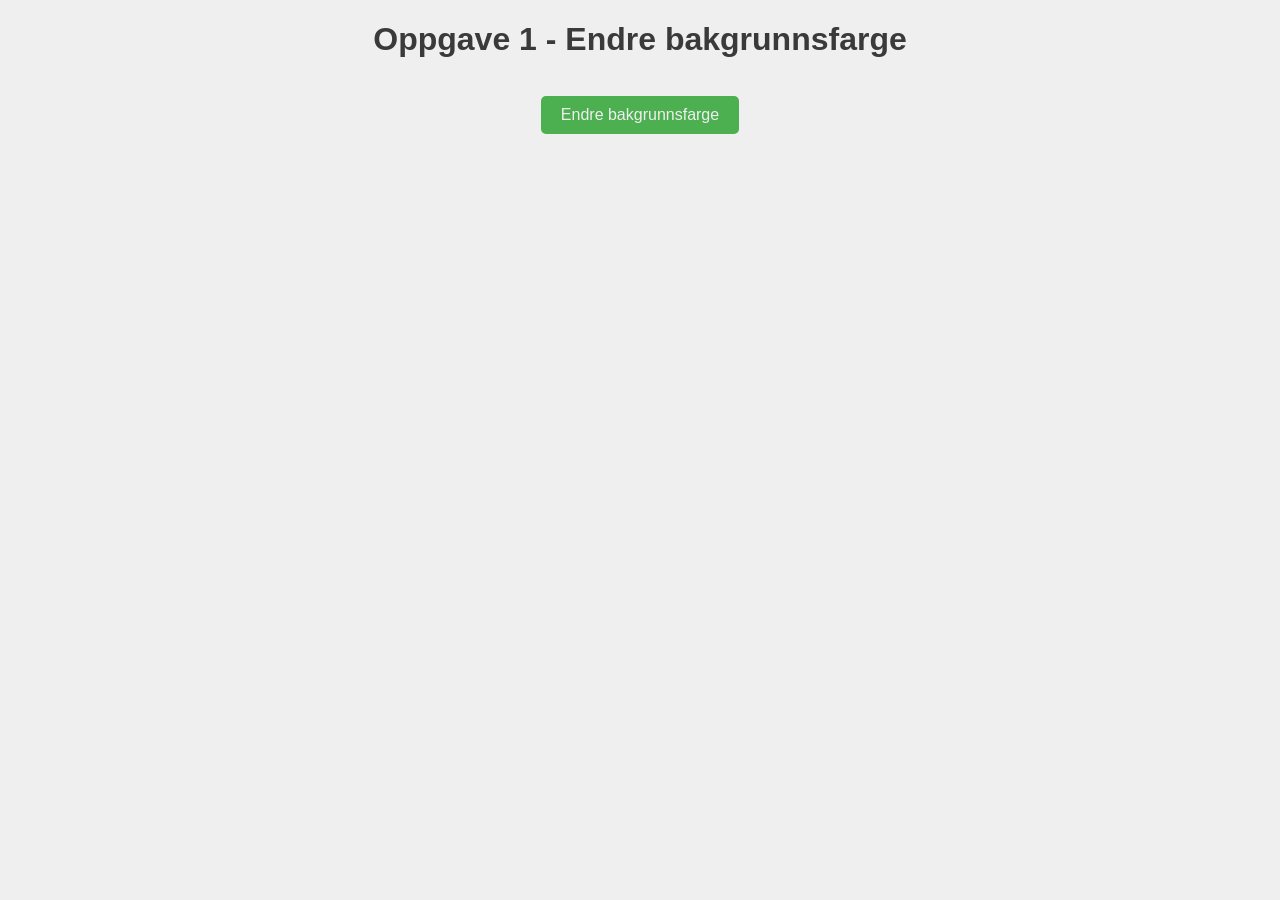
<file: Oppgave 1/index.html>
<!DOCTYPE html>
<html lang="en">
<head>
    <meta charset="UTF-8">
    <meta name="viewport" content="width=device-width, initial-scale=1.0">
    <title>Oppgave 1 - Endre bakgrunnsfarge</title>
    <link rel="stylesheet" href="styles.css">
    <script src="index.js" defer></script>
</head>
<body>
    <header>
        <h1>Oppgave 1 - Endre bakgrunnsfarge</h1>
    </header>
    <div class="main">
        <button id="changeColorButton">Endre bakgrunnsfarge</button>
    </div>
</body>
</html>
</file>
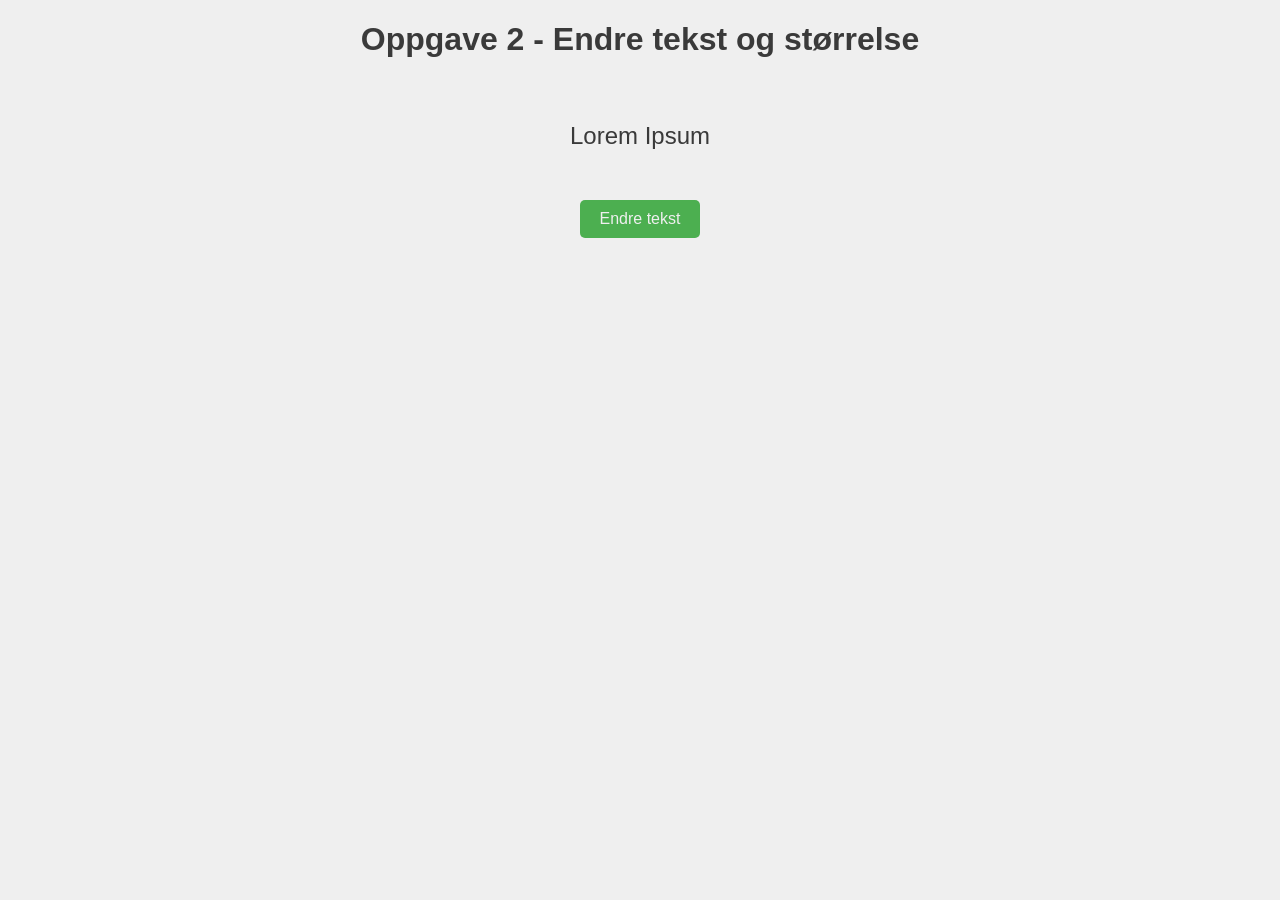
<file: Oppgave 2/index.html>
<!DOCTYPE html>
<html lang="en">
<head>
    <meta charset="UTF-8">
    <meta name="viewport" content="width=device-width, initial-scale=1.0">
    <title>Oppgave 2 - Endre tekst og størrelse</title>
    <link rel="stylesheet" href="styles.css">
    <script src="index.js" defer></script>
</head>
<body>
    <header>
        <h1>Oppgave 2 - Endre tekst og størrelse</h1>
    </header>
    <div class="main">
        <div>
            <span id="textToChange">Lorem Ipsum</span>
        </div>
        <button id="changeTextButton">Endre tekst</button>
    </div>
</body>
</html>
</file>
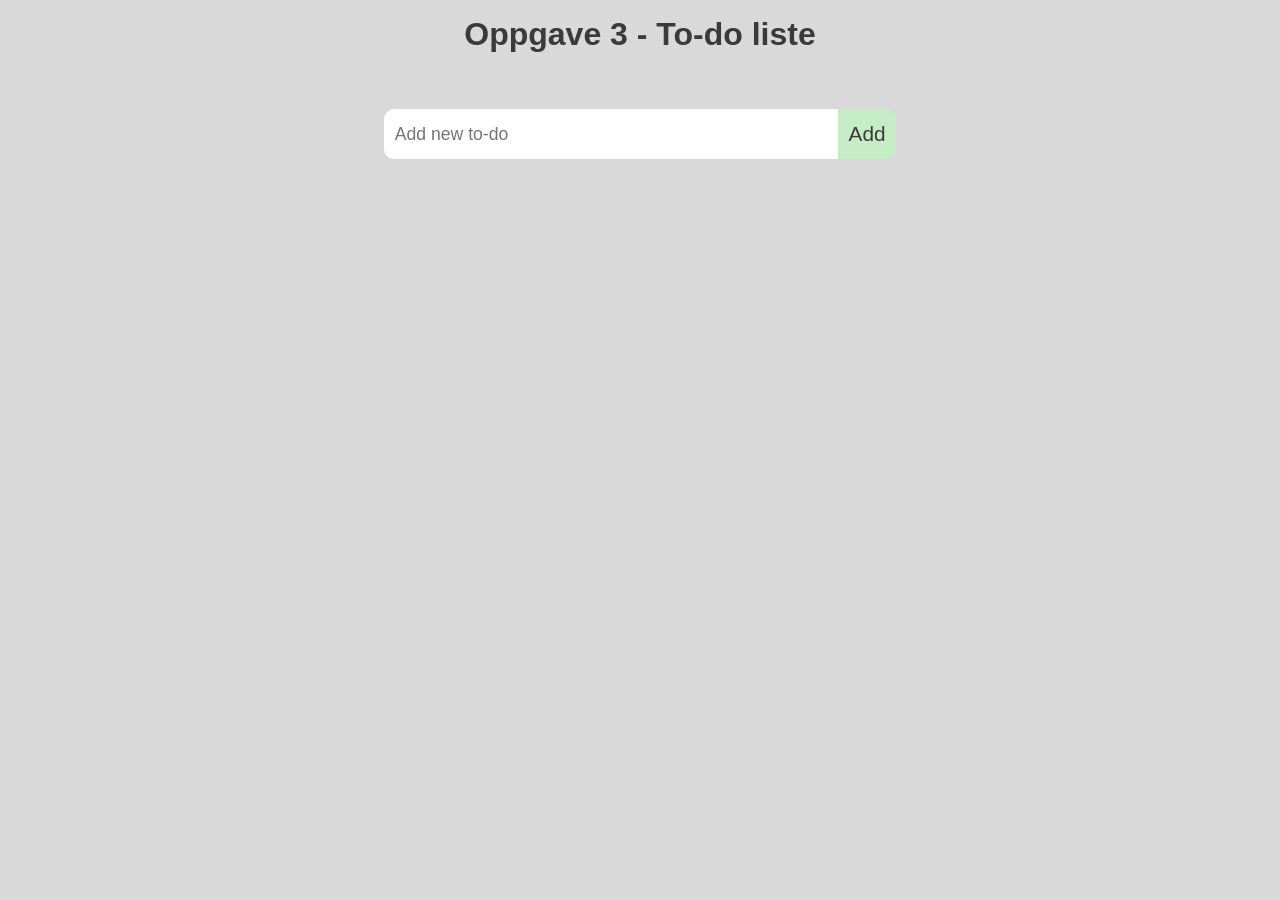
<file: Oppgave 3/index.html>
<!DOCTYPE html>
<html lang="en">
<head>
    <meta charset="UTF-8">
    <meta name="viewport" content="width=device-width, initial-scale=1.0">
    <title>Oppgave 3 - To-do liste</title>
    <link rel="stylesheet" href="styles.css">
    <script src="index.js" defer></script>
</head>
<body>
    <header>
        <h1>Oppgave 3 - To-do liste</h1>
    </header>
    <div class="main">
        <form id="form">
            <input type="text" id="text-input" name="text-input" placeholder="Add new to-do">
            <button type="submit">Add</button>
        </form>
        <span id="error-message"></span>
        <ul id="list">
            <!-- template for to-do items
            <li>
                <span> to-do text</span>
                <input type="checkbox">
                <button>X</button>
            </li> -->
        </ul>
    </div>
</body>
</html>
</file>
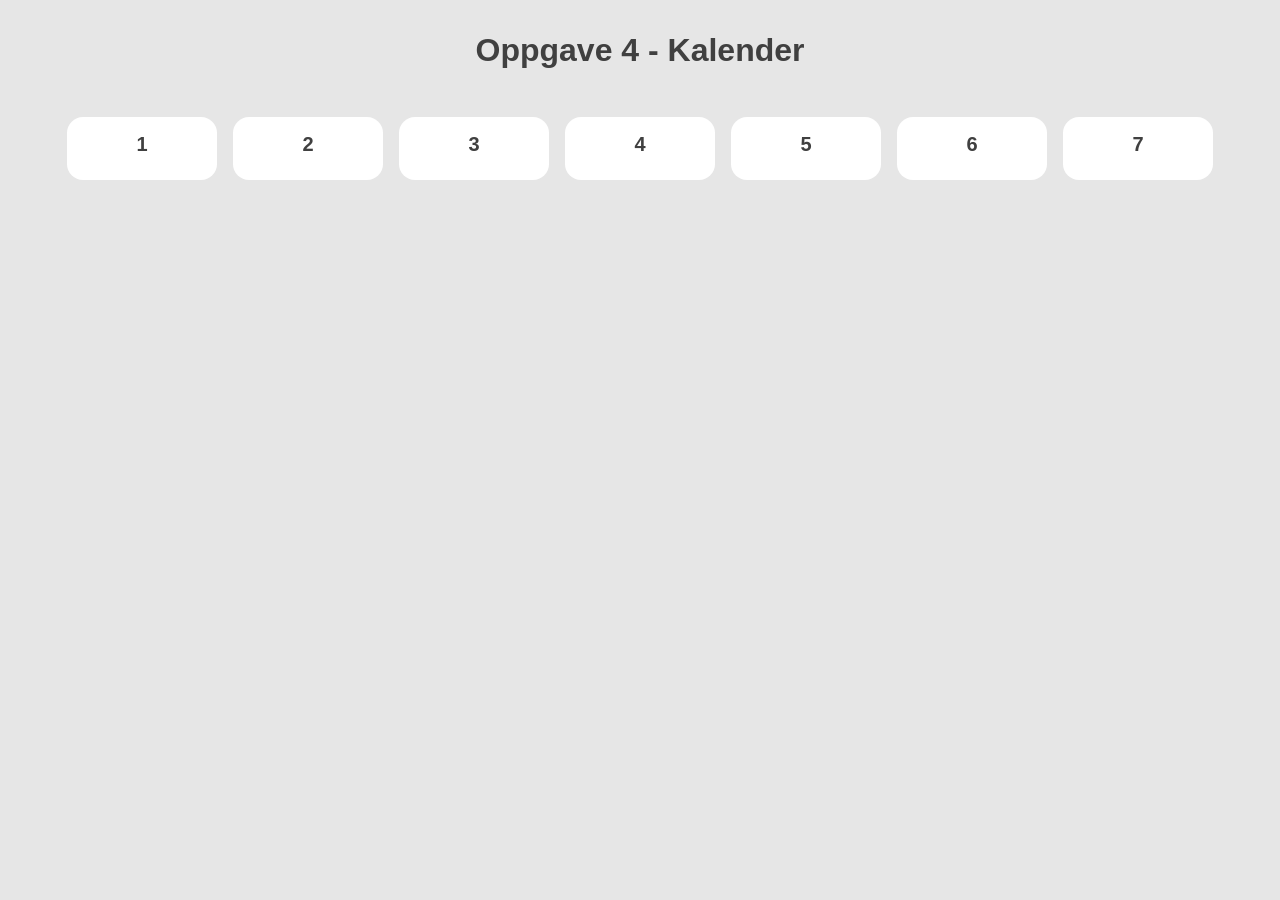
<file: Oppgave 4/index.html>
<!DOCTYPE html>
<html lang="en">
<head>
    <meta charset="UTF-8">
    <meta name="viewport" content="width=device-width, initial-scale=1.0">
    <title>Oppgave 4 - Kalender</title>
    <link rel="stylesheet" href="styles.css">
    <script src="index.js" defer></script>
</head>
<body>
    <header>
        <h1>Oppgave 4 - Kalender</h1>
    </header>
    <div class="container">
        <div class="calendar">
            <div class="day" onclick="addEvent('day-1')">
                <span>1</span>
                <ul id="day-1"></ul>
            </div>
            <div class="day" onclick="addEvent('day-2')">
                <span>2</span>
                <ul id="day-2"></ul>
            </div>
            <div class="day" onclick="addEvent('day-3')">
                <span>3</span>
                <ul id="day-3"></ul>
            </div>
            <div class="day" onclick="addEvent('day-4')">
                <span>4</span>
                <ul id="day-4"></ul>
            </div>
            <div class="day" onclick="addEvent('day-5')">
                <span>5</span>
                <ul id="day-5"></ul>
            </div>
            <div class="day" onclick="addEvent('day-6')">
                <span>6</span>
                <ul id="day-6"></ul>
            </div>
            <div class="day" onclick="addEvent('day-7')">
                <span>7</span>
                <ul id="day-7"></ul>
            </div>
        </div>
    </div>

</body>
</html>
</file>
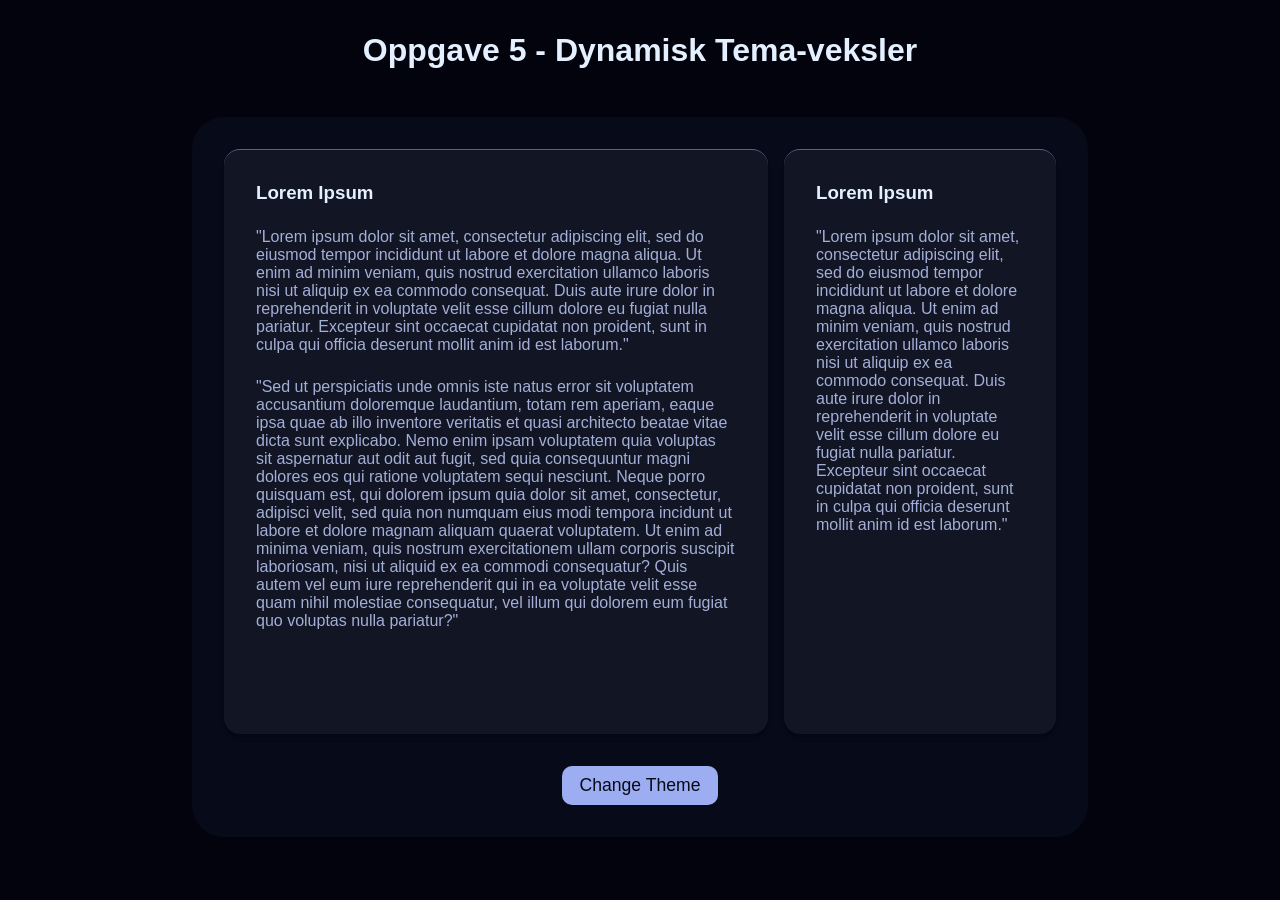
<file: Oppgave 5/index.html>
<!DOCTYPE html>
<html lang="en">
<head>
    <meta charset="UTF-8">
    <meta name="viewport" content="width=device-width, initial-scale=1.0">
    <title>Oppgave 5 - Dynamisk Tema-veksler</title>
    <link rel="stylesheet" href="styles.css">
    <script src="index.js" defer></script>
</head>
<body>
    <header>
        <h1>Oppgave 5 - Dynamisk Tema-veksler</h1>
    </header>
    <div class="main">
        <div class="text-container" style="grid-area: box-1">
            <h3>Lorem Ipsum</h3>
            <span>"Lorem ipsum dolor sit amet, consectetur adipiscing elit, sed do eiusmod tempor incididunt ut labore et dolore magna aliqua. Ut enim ad minim veniam, quis nostrud exercitation ullamco laboris nisi ut aliquip ex ea commodo consequat. Duis aute irure dolor in reprehenderit in voluptate velit esse cillum dolore eu fugiat nulla pariatur. Excepteur sint occaecat cupidatat non proident, sunt in culpa qui officia deserunt mollit anim id est laborum."</span>
            <span>"Sed ut perspiciatis unde omnis iste natus error sit voluptatem accusantium doloremque laudantium, totam rem aperiam, eaque ipsa quae ab illo inventore veritatis et quasi architecto beatae vitae dicta sunt explicabo. Nemo enim ipsam voluptatem quia voluptas sit aspernatur aut odit aut fugit, sed quia consequuntur magni dolores eos qui ratione voluptatem sequi nesciunt. Neque porro quisquam est, qui dolorem ipsum quia dolor sit amet, consectetur, adipisci velit, sed quia non numquam eius modi tempora incidunt ut labore et dolore magnam aliquam quaerat voluptatem. Ut enim ad minima veniam, quis nostrum exercitationem ullam corporis suscipit laboriosam, nisi ut aliquid ex ea commodi consequatur? Quis autem vel eum iure reprehenderit qui in ea voluptate velit esse quam nihil molestiae consequatur, vel illum qui dolorem eum fugiat quo voluptas nulla pariatur?"</span>
        </div>
        <div class="text-container" style="grid-area: box-2">
            <h3>Lorem Ipsum</h3>
            <span>"Lorem ipsum dolor sit amet, consectetur adipiscing elit, sed do eiusmod tempor incididunt ut labore et dolore magna aliqua. Ut enim ad minim veniam, quis nostrud exercitation ullamco laboris nisi ut aliquip ex ea commodo consequat. Duis aute irure dolor in reprehenderit in voluptate velit esse cillum dolore eu fugiat nulla pariatur. Excepteur sint occaecat cupidatat non proident, sunt in culpa qui officia deserunt mollit anim id est laborum."</span>
        </div>
        <div class="button-container" style="grid-area: box-3">
            <button id="themeChangeButton">Change Theme</button>
        </div>
    </div>
</body>
</html>
</file>
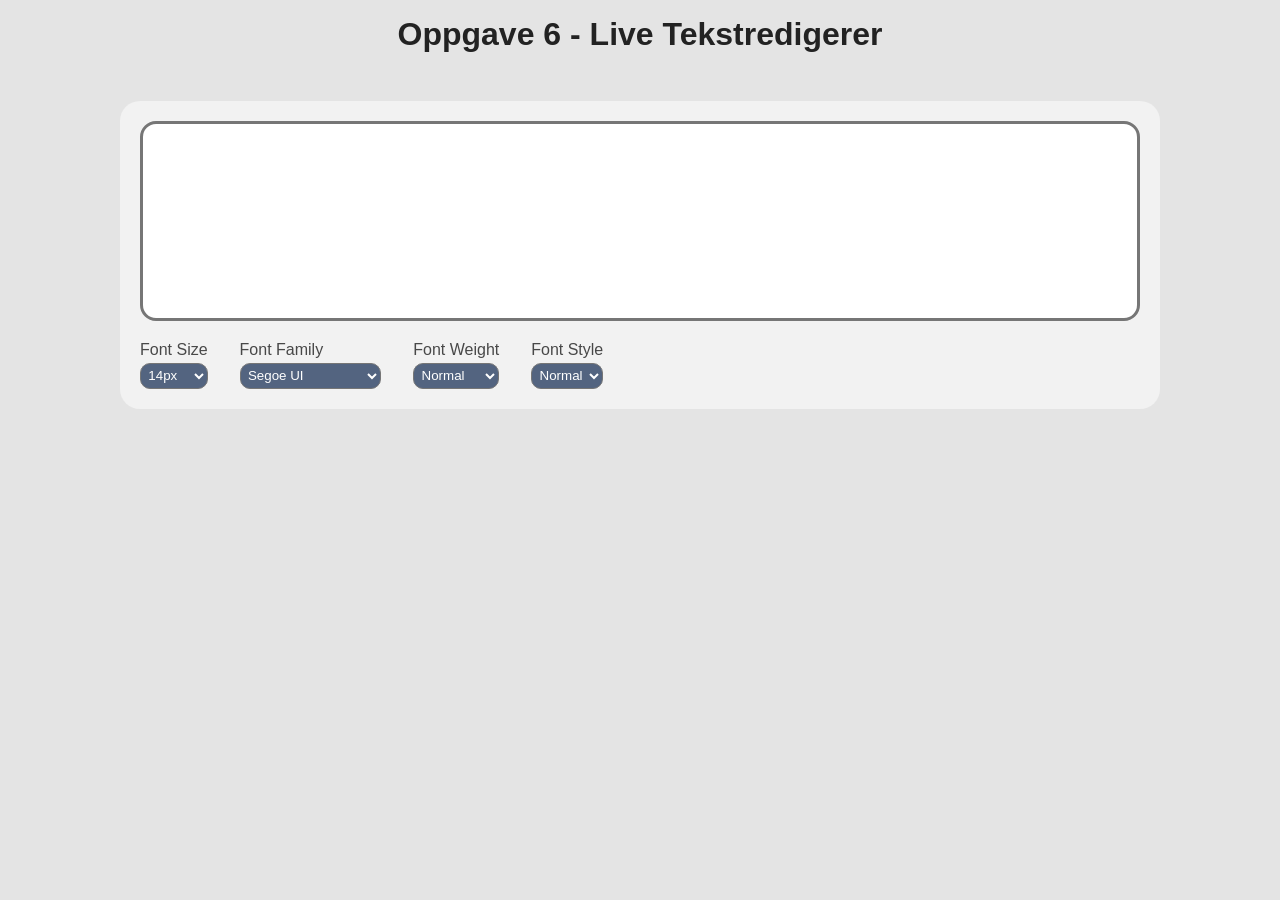
<file: Oppgave 6/index.html>
<!DOCTYPE html>
<html lang="en">
<head>
    <meta charset="UTF-8">
    <meta name="viewport" content="width=device-width, initial-scale=1.0">
    <title>Oppgave 6 - Live Tekstredigerer</title>
    <link rel="stylesheet" href="styles.css">
    <script src="index.js" defer></script>
</head>
<body>
    <header>
        <h1>Oppgave 6 - Live Tekstredigerer</h1>
    </header>
    <div class="main">
        <div class="text-container">
            <textarea name="text-field" id="text-field"></textarea>
        </div>
        <div class="settings-container">
            <div>
                <label for="fontSize">Font Size</label>
                <select name="font-size" id="fontSize">
                    <option value="9px">9px</option>
                    <option value="11px">11px</option>
                    <option value="12px">12px</option>
                    <option value="14px" selected>14px</option>
                    <option value="16px">16px</option>
                    <option value="20px">20px</option>
                    <option value="24px">24px</option>
                    <option value="30px">30px</option>
                </select>
            </div>
            <div>
                <label for="fontFamily">Font Family</label>
                <select name="font-family" id="fontFamily">
                    <option value="sans-serif">Sans Serif</option>
                    <option value="Arial">Arial</option>
                    <option value="'Segoe UI'" selected>Segoe UI</option>
                    <option value="'Times New Roman'">Times New Roman</option>
                </select>
            </div>
            <div>
                <label for="fontWeight">Font Weight</label>
                <select name="font-weight" id="fontWeight">
                    <option value="normal" selected>Normal</option>
                    <option value="bold">Bold</option>
                </select>
            </div>
            <div>
                <label for="fontStyle">Font Style</label>
                <select name="font-style" id="fontStyle">
                    <option value="normal" selected>Normal</option>
                    <option value="italic">Italic</option>
                </select>
            </div>
        </div>
    </div>
</body>
</html>
</file>
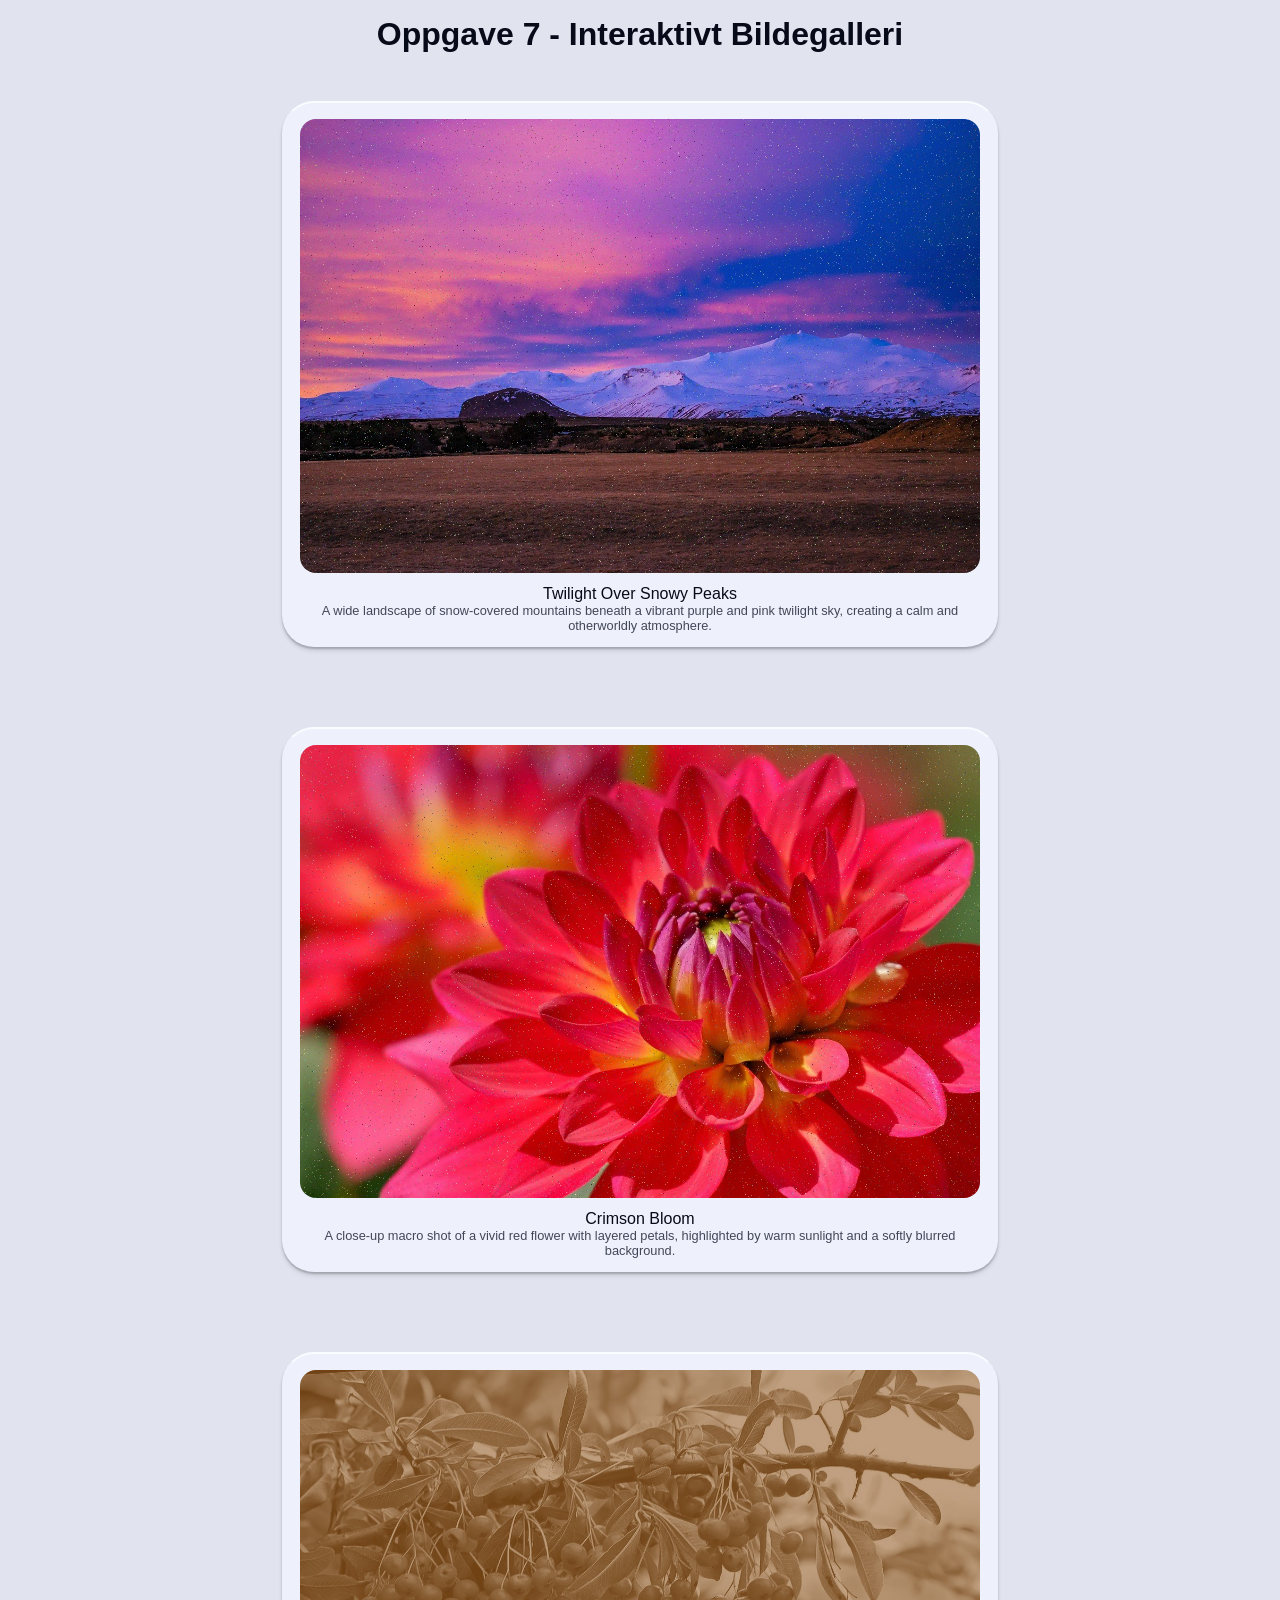
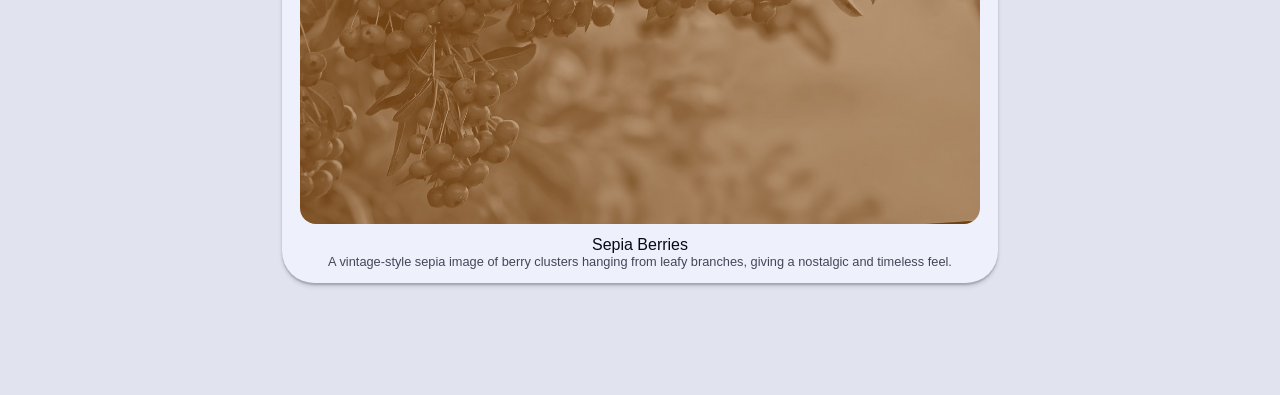
<file: Oppgave 7/index.html>
<!DOCTYPE html>
<html lang="en">
<head>
    <meta charset="UTF-8">
    <meta name="viewport" content="width=device-width, initial-scale=1.0">
    <title>Oppgave 7 - Interaktivt Bildegalleri</title>
    <link rel="stylesheet" href="styles.css">
    <script src="index.js" defer></script>
</head>
<body>
    <header>
        <h1>Oppgave 7 - Interaktivt Bildegalleri</h1>
    </header>
    <div class="main">
        <div class="image-card auto-zoom">
            <img src="./assets/image_2.jpg">
            <span>Twilight Over Snowy Peaks</span>
            <p>A wide landscape of snow-covered mountains beneath a vibrant purple and pink twilight sky, creating a calm and otherworldly atmosphere.</p>
        </div>
        <div class="image-card auto-zoom">
            <img src="./assets/image_3.jpg">
            <span>Crimson Bloom</span>
            <p>A close-up macro shot of a vivid red flower with layered petals, highlighted by warm sunlight and a softly blurred background.</p>
        </div>
        <div class="image-card auto-zoom">
            <img src="./assets/image_4.jpg">
            <span>Sepia Berries</span>
            <p>A vintage-style sepia image of berry clusters hanging from leafy branches, giving a nostalgic and timeless feel.</p>
        </div>
    </div>
</body>
</html>
</file>
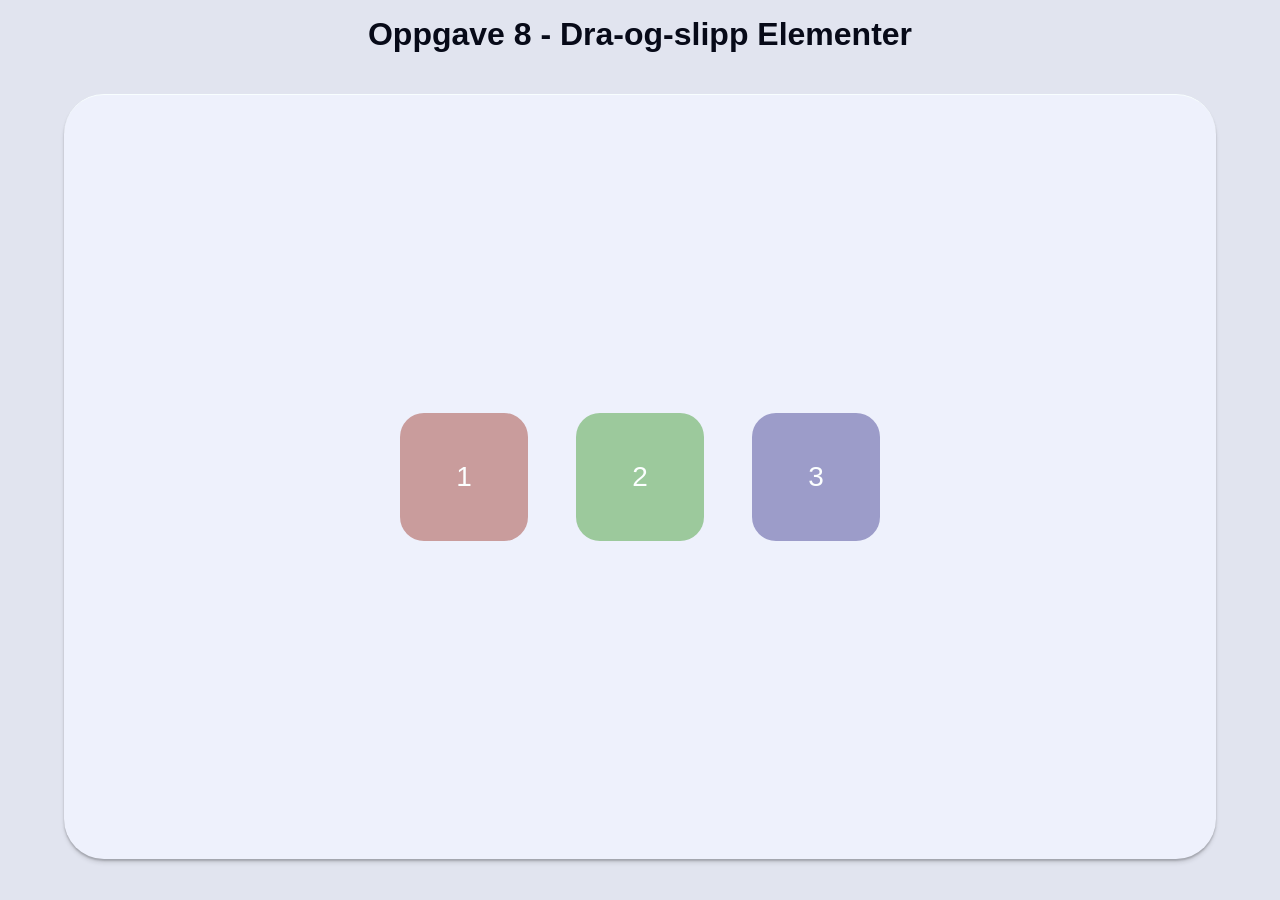
<file: Oppgave 8/index.html>
<!DOCTYPE html>
<html lang="en">
<head>
    <meta charset="UTF-8">
    <meta name="viewport" content="width=device-width, initial-scale=1.0">
    <title>Oppgave 8 - Dra-og-slipp Elementer</title>
    <link rel="stylesheet" href="styles.css">
    <script src="index.js" defer></script>
</head>
<body>
    <header>
        <h1>Oppgave 8 - Dra-og-slipp Elementer</h1>
    </header>
    <div class="main" id="drop-zone">
        <div class="box" id="box-1" draggable="true">1</div>
        <div class="box" id="box-2" draggable="true">2</div>
        <div class="box" id="box-3" draggable="true">3</div>
    </div>
</body>
</html>
</file>
<file: Oppgave 1/styles.css>
:root {
    --accent-color: #4CAF50;
    --accent-color-hover: #45A049;
    --accent-color-active: #295f2a;
    --base-color: #EFEFEF;
    --text-color: #3A3A3A;
}

* {
    font-family: 'Segoe UI', Tahoma, Geneva, Verdana, sans-serif;
    color: var(--text-color);
}

body {
    background-color: var(--base-color);
    height: 100vh;
    margin: 0;
    padding: 0;
    display: flex;
    flex-direction: column;
    align-items: center;
}

header {
    display: flex;
    justify-content: center;
}

.main {
    margin-top: 1em;
}

.main button {
    padding: 10px 20px;
    font-size: 16px;
    cursor: pointer;
    border: none;
    border-radius: 5px;
    background-color: var(--accent-color);
    color: var(--base-color);
    transition: background-color 0.2s ease;
}

.main button:hover {
    background-color: var(--accent-color-hover);
}

.main button:active {
    background-color: var(--accent-color-active);
}
</file>
<file: Oppgave 2/styles.css>
:root {
    --accent-color: #4CAF50;
    --accent-color-hover: #45A049;
    --accent-color-active: #295f2a;
    --base-color: #EFEFEF;
    --text-color: #3A3A3A;
}

* {
    font-family: 'Segoe UI', Tahoma, Geneva, Verdana, sans-serif;
    color: var(--text-color);
}

body {
    background-color: var(--base-color);
    height: 100vh;
    margin: 0;
    padding: 0;
    display: flex;
    flex-direction: column;
    align-items: center;
}

header {
    display: flex;
    justify-content: center;
}

.main {
    margin-top: 1em;
    display: flex;
    flex-direction: column;
    gap: 1.5em;
    width: 100%;
    align-items: center;
}

.main > div {
    height: 80px;
    display: flex;
    flex-direction: column;
    align-items: center;
    justify-content: center;
}

.main button {
    padding: 10px 20px;
    font-size: 1em;
    cursor: pointer;
    border: none;
    border-radius: 5px;
    background-color: var(--accent-color);
    color: var(--base-color);
    transition: background-color 0.2s ease;
}

.main button:hover {
    background-color: var(--accent-color-hover);
}

.main button:active {
    background-color: var(--accent-color-active);
}

.textType1 {
    font-family: 'Segoe UI', Tahoma, Geneva, Verdana, sans-serif;
    font-size: 1.5em;
}

.textType2 {
    font-family: 'Papyrus';
    font-size: 3em;
    color: #5e1600;
}

.textType3 {
    font-family: 'Times New Roman';
    font-size: 2em;
    font-style: italic;
    color: #002545;
}
</file>
<file: Oppgave 3/styles.css>
:root {
    --accent-color: hsl(120, 50%, 85%);
    --accent-color-hover: #45A049;
    --accent-color-active: #295f2a;
    --red-accent-color: #ff2600;
    --red-accent-color-hover: #cc1f00;
    --red-accent-color-active: #991700;
    --checked-color: hsl(120, 50%, 90%);
    --checked-color-even: hsl(120, 50%, 87%);
    --base-color: #d9d9d9;
    --base-color-light: #e6e6e6;
    --base-color-lighter: white;
    --text-color: #3A3A3A;
}

* {
    font-family: 'Segoe UI', Tahoma, Geneva, Verdana, sans-serif;
    color: var(--text-color);
    margin: 0;
    padding: 0;
}

body {
    background-color: var(--base-color);
    height: 100vh;
    margin: 0;
    padding: 0;
    display: flex;
    flex-direction: column;
    align-items: center;
}

header {
    display: flex;
    justify-content: center;
    margin-top: 1em;
}

.main {
    margin-top: 3.5em;
    display: flex;
    flex-direction: column;
    width: 100%;
    align-items: center;
}

.main form {
    width: 40%;
    display: flex;
    justify-content: center;
}

.main form input {
    flex: 1;
    padding: 0.5em;
    border-radius: 10px 0 0 10px;
    border: 2px solid var(--base-color-lighter);
    background-color: var(--base-color-lighter);
    transition: 0.2s ease;
    font-size: 1.1rem;
}

.main form input:hover {
    border-color: var(--accent-color-hover);
}

.main form input:active {
    border-color: var(--text-color);
}

div.main form.error input {
    border-color: var(--red-accent-color);
}
div.main form.error button {
    background-color: var(--red-accent-color);
    color: var(--base-color-lighter);
}

.main form button {
    height: 50px;
    flex: 0 0 auto;
    text-align: center;
    padding: 0 0.5em;
    border-radius: 0 10px 10px 0;
    border: none;
    box-sizing: border-box;
    color: var(--text-color);
    font-weight: 500;
    font-size: 1.3rem;
    background-color: var(--accent-color);
    transition: 0.2s ease;
}

.main form button:hover {
    background-color: var(--accent-color-hover);
    color: var(--base-color-lighter);
}

.main form button:active {
    background-color: var(--accent-color-active);
    color: var(--base-color-lighter);
}

#error-message {
    margin-top: 0.5em;
    color: var(--red-accent-color-hover);
    font-size: 1.2rem;
    font-weight: 500;
}

.main ul {
    margin-top: 2em;
    width: 65%;
    background-color: var(--base-color);
    box-sizing: border-box;
    list-style: none;
}

.main ul li {
    background-color: var(--base-color-lighter);
    padding: 1em;
    display: flex;
    gap: 0.8em;
    align-items: center;
    box-sizing: border-box;
}

.main ul li:nth-child(even) {
    background-color: var(--base-color-light);
}

.main ul li:first-child {
    border-radius: 1em 1em 0 0;
}

.main ul li:last-child {
    border-radius: 0 0 1em 1em;
}

.main ul li:only-child {
    border-radius: 1em;
}

.main ul li span {
    flex: 1;
    font-size: 1.3rem;
}

.main ul li input {
    flex: 0 0 auto;
    width: 20px;
    height: 20px;
    margin: 0;
    outline: none;
    border-radius: 6px;
}

.main ul li button {
    flex: 0 0 auto;
    width: 25px;
    height: 25px;
    background-color: var(--red-accent-color);
    color: var(--base-color-lighter);
    border: none;
    border-radius: 1000px;
    transition: 0.2s ease;
}

.main ul li button:hover {
    background-color: var(--red-accent-color-hover);
}

.main ul li button:active {
    background-color: var(--red-accent-color-active);
}

.main ul li.checked {
    background-color: var(--checked-color);
}

.main ul li.checked span {
    color: var(--text-color);
    font-weight: 500;
}

.main ul li.checked:nth-child(even) {
    background-color: var(--checked-color-even  );
}
</file>
<file: Oppgave 4/styles.css>
/* Setter farge variabler */
:root {
    --accent: hsl(120, 20%, 70%);
    --accent-hover: hsl(120, 20%, 60%);
    --accent-active: hsl(120, 20%, 50%);
    --bg-dark: hsl(0, 0%, 90%);
    --bg: hsl(0, 0%, 95%);
    --bg-light: hsl(0, 0%, 100%);
    --text: hsl(0, 0%, 25%);
    --text-dimmed: hsl(0, 0%, 40%);
}

* {
    font-family: 'Segoe UI', Tahoma, Geneva, Verdana, sans-serif;
    color: var(--text);
    margin: 0;
    padding: 0;
    box-sizing: border-box;
}

body {
    background-color: var(--bg-dark);
    display: flex;
    flex-direction: column;
    align-items: center;
    padding: 2em 0;
    height: 100vh;
}

.container {
    margin-top: 3em;
}

.calendar {
    display: flex;
    justify-content: center;
    gap: 1em;
    height: auto;
}

.day {
    background-color: var(--bg-light);
    padding: 1em;
    cursor: pointer;
    display: flex;
    flex-direction: column;
    align-items: center;
    justify-content: flex-start;
    gap: 0.5em;
    width: 150px;
    border-radius: 1em;
    transition: 0.2s ease;
}

.day:hover {
    background-color: var(--accent-hover);
}

span {
    font-weight: bold;
    font-size: 1.25rem;
}

.day ul {
    list-style: none;
    display: flex;
    flex-direction: column;
    gap: 0.5em;
}

.day ul li{
    color: var(--text-dimmed);
}
</file>
<file: Oppgave 5/styles.css>
:root {
/* Variabler for alle fargene mine, gjør det letter å fin justere farger.*/
/* Lagde farge pallete med denne nettsiden: https://www.iamsajid.com/ui-colors/ */
    --bg-dark: oklch(0.1 0.03 273);
    --bg: oklch(0.15 0.03 273);
    --bg-light: oklch(0.2 0.03 273);
    --text: oklch(0.96 0.06 273);
    --text-muted: oklch(0.76 0.06 273);
    --highlight: oklch(0.5 0.06 273);
    --border: oklch(0.4 0.06 273);
    --border-muted: oklch(0.3 0.06 273);
    --primary: oklch(0.76 0.1 273);
    --secondary: oklch(0.76 0.1 93);
    --danger: oklch(0.7 0.06 30);
    --warning: oklch(0.7 0.06 100);
    --success: oklch(0.7 0.06 160);
    --info: oklch(0.7 0.06 260);

    /* Variabeler for andre effekter, fikk også dem fra den samme nettsiden */
    --shadow: 0px 2px 2px oklch(0 0 0 / 0.2), 0px 4px 4px oklch(0 0 0 / 0.1);
}

/* Light mode farger */
body.light {
    --bg-dark: oklch(0.92 0.03 273);
    --bg: oklch(0.96 0.03 273);
    --bg-light: oklch(1 0.03 273);
    --text: oklch(0.15 0.06 273);
    --text-muted: oklch(0.4 0.06 273);
    --highlight: oklch(1 0.06 273);
    --border: oklch(0.6 0.06 273);
    --border-muted: oklch(0.7 0.06 273);
    --primary: oklch(0.4 0.1 273);
    --secondary: oklch(0.4 0.1 93);
    --danger: oklch(0.5 0.06 30);
    --warning: oklch(0.5 0.06 100);
    --success: oklch(0.5 0.06 160);
    --info: oklch(0.5 0.06 260);
}


* {
    font-family: 'Segoe UI', Tahoma, Geneva, Verdana, sans-serif;
    color: var(--text);
    box-sizing: border-box;
    margin: 0;
    padding: 0;
}

/* Bruker flexbox her for å sentrere alt sammen */
body {
    height: 100vh;
    display: flex;
    flex-direction: column;
    align-items: center;
    background-color: var(--bg-dark);
}

/* Noe små greier for oppgave tittelen */
header {
    display: flex;
    justify-content: center;
    margin-top: 2em;
}

/* Bruker Grid for å få den plasseringen jeg vil ha */
.main {
    margin-top: 3em;
    width: 70%;
    height: 80%;
    display: grid;
    grid-template-columns: 2fr 1fr;
    grid-template-rows: 1fr auto;
    grid-template-areas: 
    "box-1 box-2"
    "box-3 box-3";
    gap: 1em;
    justify-content: center;
    background-color: var(--bg);
    padding: 2em;
    border-radius: 2em;
}


/* Velger de 2 hoved boksene med tekst */
.text-container {
    background-color: var(--bg-light);
    padding: 2em;
    border-radius: 1em;
    display: flex;
    flex-direction: column;
    gap: 1.5em;
    border-top: 1px solid var(--highlight);
    box-shadow: var(--shadow);
}

.text-container span {
    color: var(--text-muted);
}

/* Velger theme knappen sin parent */
.button-container {
    width: 100%;
    display: flex;
    justify-content: center;
    margin-top: 1em;
}

/* Velger theme knappen */
.button-container button {
    font-size: 1.1em;
    font-weight: 400;
    padding: 0.5em 1em;
    border: none;
    border-radius: 10px;
    background-color: var(--primary);
    color: var(--bg);
    transition: 0.15s ease;
}

/* Farge effekts for når du holder musa over, eller trykker på knappen */
.button-container button:hover {
    background-color: var(--secondary);
}
.button-container button:active {
    background-color: var(--primary);
}
</file>
<file: Oppgave 6/styles.css>
/* Variabler for alle fargene mine, gjør det letter å fin justere farger.*/
/* Lagde farge pallete med denne nettsiden: https://www.iamsajid.com/ui-colors/ */
:root {
    --bg-dark: oklch(0.92 0 85);
    --bg: oklch(0.96 0 85);
    --bg-light: oklch(1 0 85);
    --text: oklch(0.25 0 85);
    --text-muted: oklch(0.4 0 85);
    --highlight: oklch(1 0 85);
    --border: oklch(0.6 0 85);
    --border-muted: oklch(0.7 0 85);
    --primary: oklch(0.4 0.1 85);
    --secondary: oklch(0.4 0.1 265);
    --danger: oklch(0.5 0.05 30);
    --warning: oklch(0.5 0.05 100);
    --success: oklch(0.5 0.05 160);
    --info: oklch(0.5 0.05 260);
}

/* Resetter alt til 0 margin, 0 padding og 'border-box' box-sizing, det gjør det lettere å style nettsiden */
* {
    font-family: 'Segoe UI', Tahoma, Geneva, Verdana, sans-serif;
    color: var(--text);
    box-sizing: border-box;
    margin: 0;
    padding: 0;
}

/* Bruker flexbox her for å sentrere alt sammen */
body {
    background-color: var(--bg-dark);
    height: 100vh;
    display: flex;
    flex-direction: column;
    align-items: center;
}

/* Noe små greier for oppgave tittelen */
header {
    display: flex;
    justify-content: center;
    margin-top: 1em;
}

.main {
    background-color: var(--bg);
    margin-top: 3em;
    padding: 1.25em;
    border-radius: 1.25em;
}

.text-container textarea {
    width: 1000px;
    height: 200px;
    border-radius: 16px;
    border-width: 3px;
    padding: 16px;
    resize: none;
    background-color: var(--bg-light);
}

/* Farge effekter til tekst felte får når du har muse pekeren over, eller når du skriver */
.text-container textarea:hover { border-color: var(--info); }
.text-container textarea:focus { border-color: var(--text-muted); }

.settings-container {
    margin-top: 1em;
    display: flex;
    gap: 2em;
}

.settings-container div {
    display: flex;
    flex-direction: column;
    gap: 0.25em;
}

.settings-container label {
    color: var(--text-muted);
}

.settings-container select {
    border-radius: 0.75em;
    padding: 0.25em;
    background-color: var(--info);
    color: var(--bg-light);
}

/* Farge effekter for dropdown menyene til når du har muse pekeren over, eller velger en ny setting. 
   Endrer også border radius når du velger ny setting til å være firkanta på bunn */    
.settings-container select:hover { background-color: var(--secondary); }
.settings-container select:open { background-color: var(--text-muted); border-radius: 0.75em 0.75em 0 0; }

.settings-container option {
    color: var(--bg-light);
}
</file>
<file: Oppgave 7/styles.css>
/* Variabler for alle fargene mine, gjør det letter å fin justere farger.*/
/* Lagde farge pallete med denne nettsiden: https://www.iamsajid.com/ui-colors/ */
:root {
    --bg-dark: oklch(0.92 0.015 274);
    --bg: oklch(0.96 0.015 274);
    --bg-light: oklch(1 0.015 274);
    --text: oklch(0.15 0.03 274);
    --text-muted: oklch(0.4 0.03 274);
    --highlight: oklch(1 0.03 274);
    --border: oklch(0.6 0.03 274);
    --border-muted: oklch(0.7 0.03 274);
    --primary: oklch(0.4 0.1 274);
    --secondary: oklch(0.4 0.1 94);
    --danger: oklch(0.5 0.05 30);
    --warning: oklch(0.5 0.05 100);
    --success: oklch(0.5 0.05 160);
    --info: oklch(0.5 0.05 260);

    --shadow: 0px 2px 2px oklch(0 0 0 / 0.2), 0px 4px 4px oklch(0 0 0 / 0.1);
}

/* Resetter alt til 0 margin, 0 padding og 'border-box' box-sizing, det gjør det lettere å style nettsiden */
* {
    font-family: 'Segoe UI', Tahoma, Geneva, Verdana, sans-serif;
    color: var(--text);
    box-sizing: border-box;
    margin: 0;
    padding: 0;
}

/* Bruker flexbox her for å sentrere alt sammen */
body {
    background-color: var(--bg-dark);
    min-height: 100vh;
    display: flex;
    flex-direction: column;
    align-items: center;
    scroll-behavior: smooth;
}

/* Noe små greier for oppgave tittelen */
header {
    display: flex;
    justify-content: center;
    margin-top: 1em;
}

.main {
    display: flex;
    flex-direction: column;
    gap: 5em;
    list-style: none;
    max-width: 80%;
    margin: 3em auto 7em auto;
    justify-items: center;
    align-items: center;
}

.image-card {
    display: flex;
    flex-direction: column;
    align-items: center;
    padding: 1em 1em 0.75em 1em;
    background-color: var(--bg);
    border: 2px solid var(--bg);
    border-top: 2px solid var(--highlight);
    box-shadow: var(--shadow);
    border-radius: 2em;
    transition: 0.2s ease;
    width: 70%;
}

.image-card:hover {
    background-color: var(--bg-light);
    border-color: var(--bg);
    z-index: 1;
}

.image-card img {
    width: 100%;
    height: auto;
    border-radius: 1em;
    cursor: pointer;
    transition: 0.2s ease;
}

.image-card span {
    margin-top: 0.75em;
    font-weight: 500;
    font-size: 1em;
}

.image-card p {
    font-size: 0.8em;
    text-align: center;
    color: var(--text-muted);
}
</file>
<file: Oppgave 8/styles.css>
/* Variabler for alle fargene mine, gjør det letter å fin justere farger.*/
/* Lagde farge pallete med denne nettsiden: https://www.iamsajid.com/ui-colors/ */
:root {
    /* Generele nettside farger */
    --bg-dark: oklch(0.92 0.015 274);
    --bg: oklch(0.96 0.015 274);
    --bg-light: oklch(1 0.015 274);
    --text: oklch(0.15 0.03 274);
    --text-muted: oklch(0.4 0.03 274);
    --highlight: oklch(1 0.03 274);
    --border: oklch(0.6 0.03 274);
    --border-muted: oklch(0.7 0.03 274);
    --primary: oklch(0.4 0.1 274);
    --secondary: oklch(0.4 0.1 94);
    --danger: oklch(0.5 0.05 30);
    --warning: oklch(0.5 0.05 100);
    --success: oklch(0.5 0.05 160);
    --info: oklch(0.5 0.05 260);

    /* Boks fargene */
    --red: hsl(0, 30%, 70%);
    --red-muted: hsl(0, 30%, 60%);
    --green: hsl(120, 30%, 70%);
    --green-muted: hsl(120, 30%, 60%);
    --blue: hsl(240, 30%, 70%);
    --blue-muted: hsl(240, 30%, 60%);

    /* Variabel for skygger, også fra den samme nettsiden */
    --shadow: 0px 2px 2px oklch(0 0 0 / 0.2), 0px 4px 4px oklch(0 0 0 / 0.1);
}

/* Resetter alt til 0 margin, 0 padding og 'border-box' box-sizing, det gjør det lettere å style nettsiden */
* {
    font-family: 'Segoe UI', Tahoma, Geneva, Verdana, sans-serif;
    color: var(--text);
    box-sizing: border-box;
    margin: 0;
    padding: 0;
}

/* Bruker flexbox her for å sentrere alt sammen */
body {
    background-color: var(--bg-dark);
    height: 100vh;
    display: flex;
    flex-direction: column;
    align-items: center;
}

/* Noe små greier for oppgave tittelen */
header {
    display: flex;
    justify-content: center;
    margin-top: 1em;
}

.main {
    margin: auto;
    height: 85vh;
    width: 90vw;
    padding: 2em;
    border-radius: 2.5em;
    background-color: var(--bg);
    border-top: 1px solid var(--highlight);
    box-shadow: var(--shadow);
    display: flex;
    justify-content: center;
    align-items: center;
    gap: 3em;
}

#drop-zone {
    position: relative;
    min-height: 20vh; /* ensure there's space to drop */
}

.box {
    width: 10vw;
    aspect-ratio: 1 / 1;
    border-radius: 1.5rem;
    display: flex;
    justify-content: center;
    align-items: center;
    color: var(--bg-light);
    font-size: 1.75em;
    user-select: none;
    cursor: pointer;
    transition: background_color 0.2s ease;
}

.box.dragging {
    opacity: 0.6;
}

#box-1 {
    background-color: var(--red);
}

#box-1:hover {
    background-color: var(--red-muted);
}

#box-2 {
    background-color: var(--green);
}

#box-2:hover {
    background-color: var(--green-muted);
}

#box-3 {
    background-color: var(--blue);
}

#box-3:hover {
    background-color: var(--blue-muted);
}
</file>
